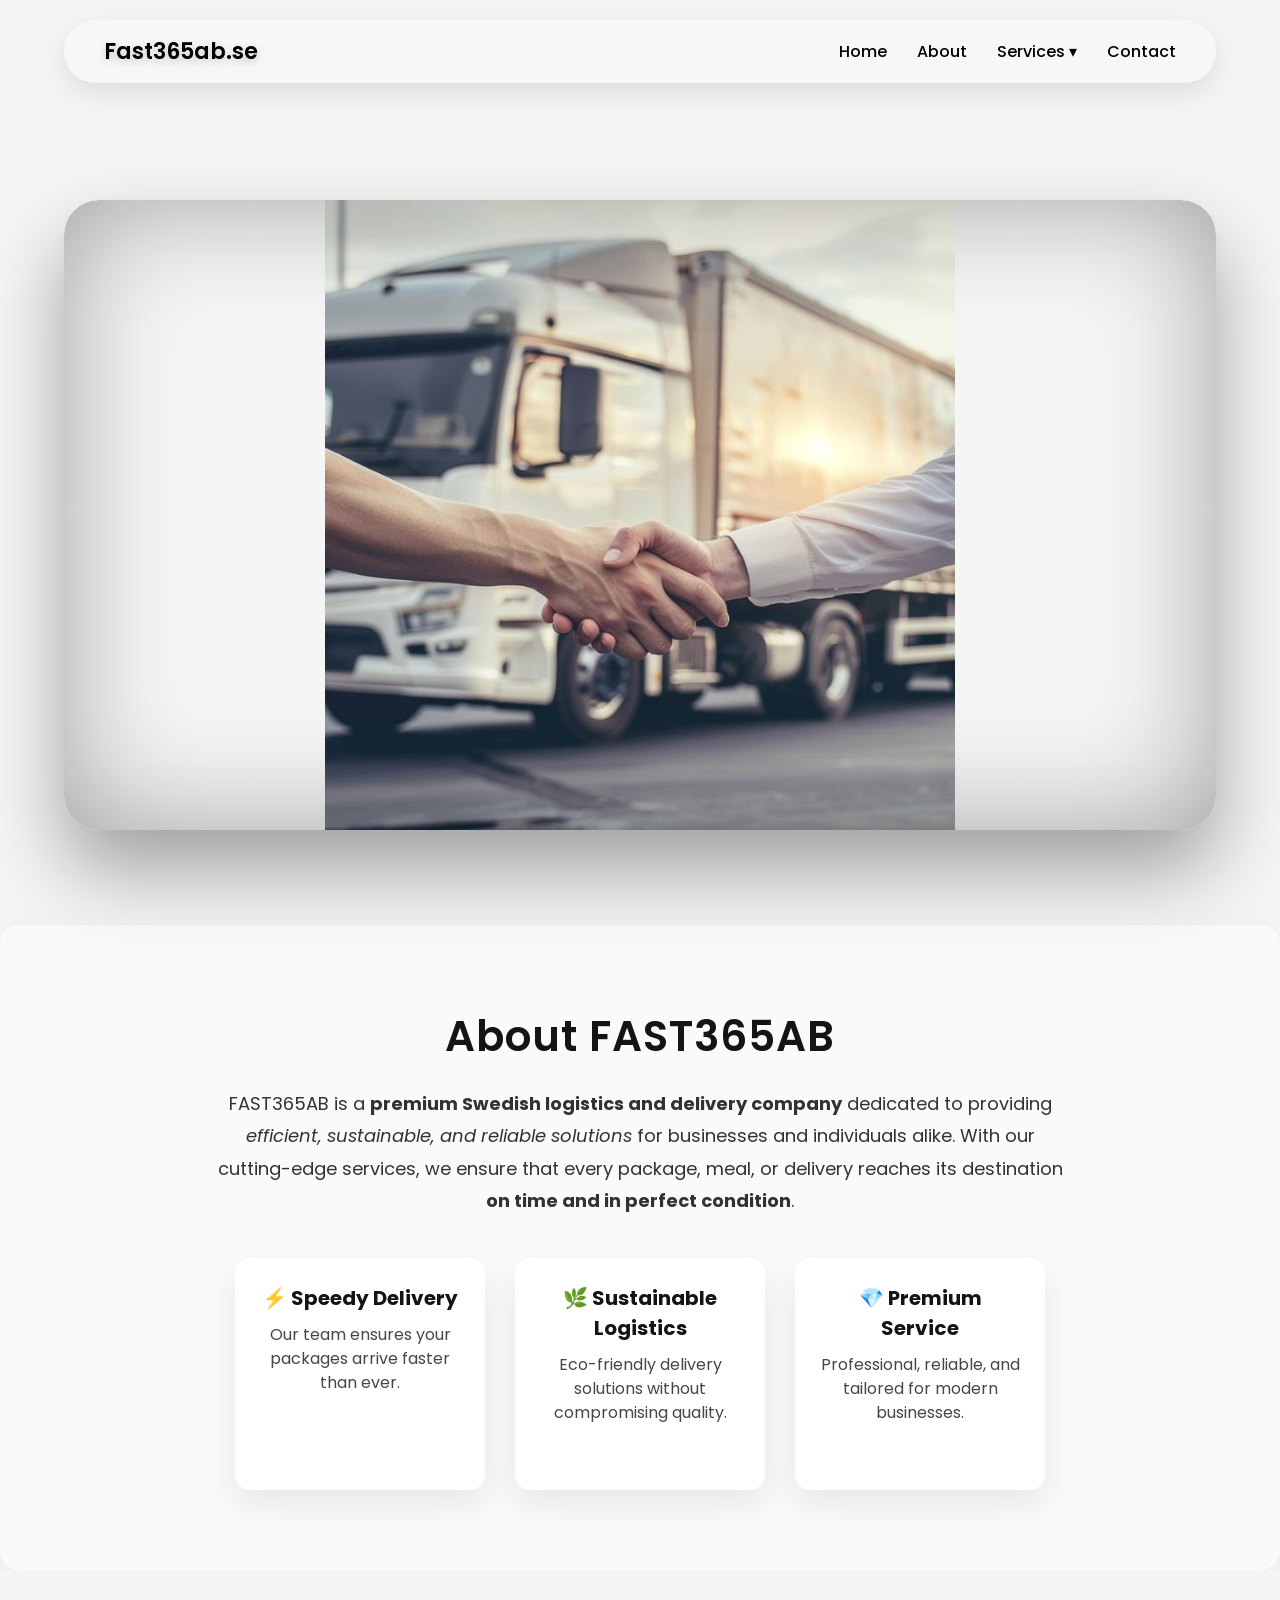
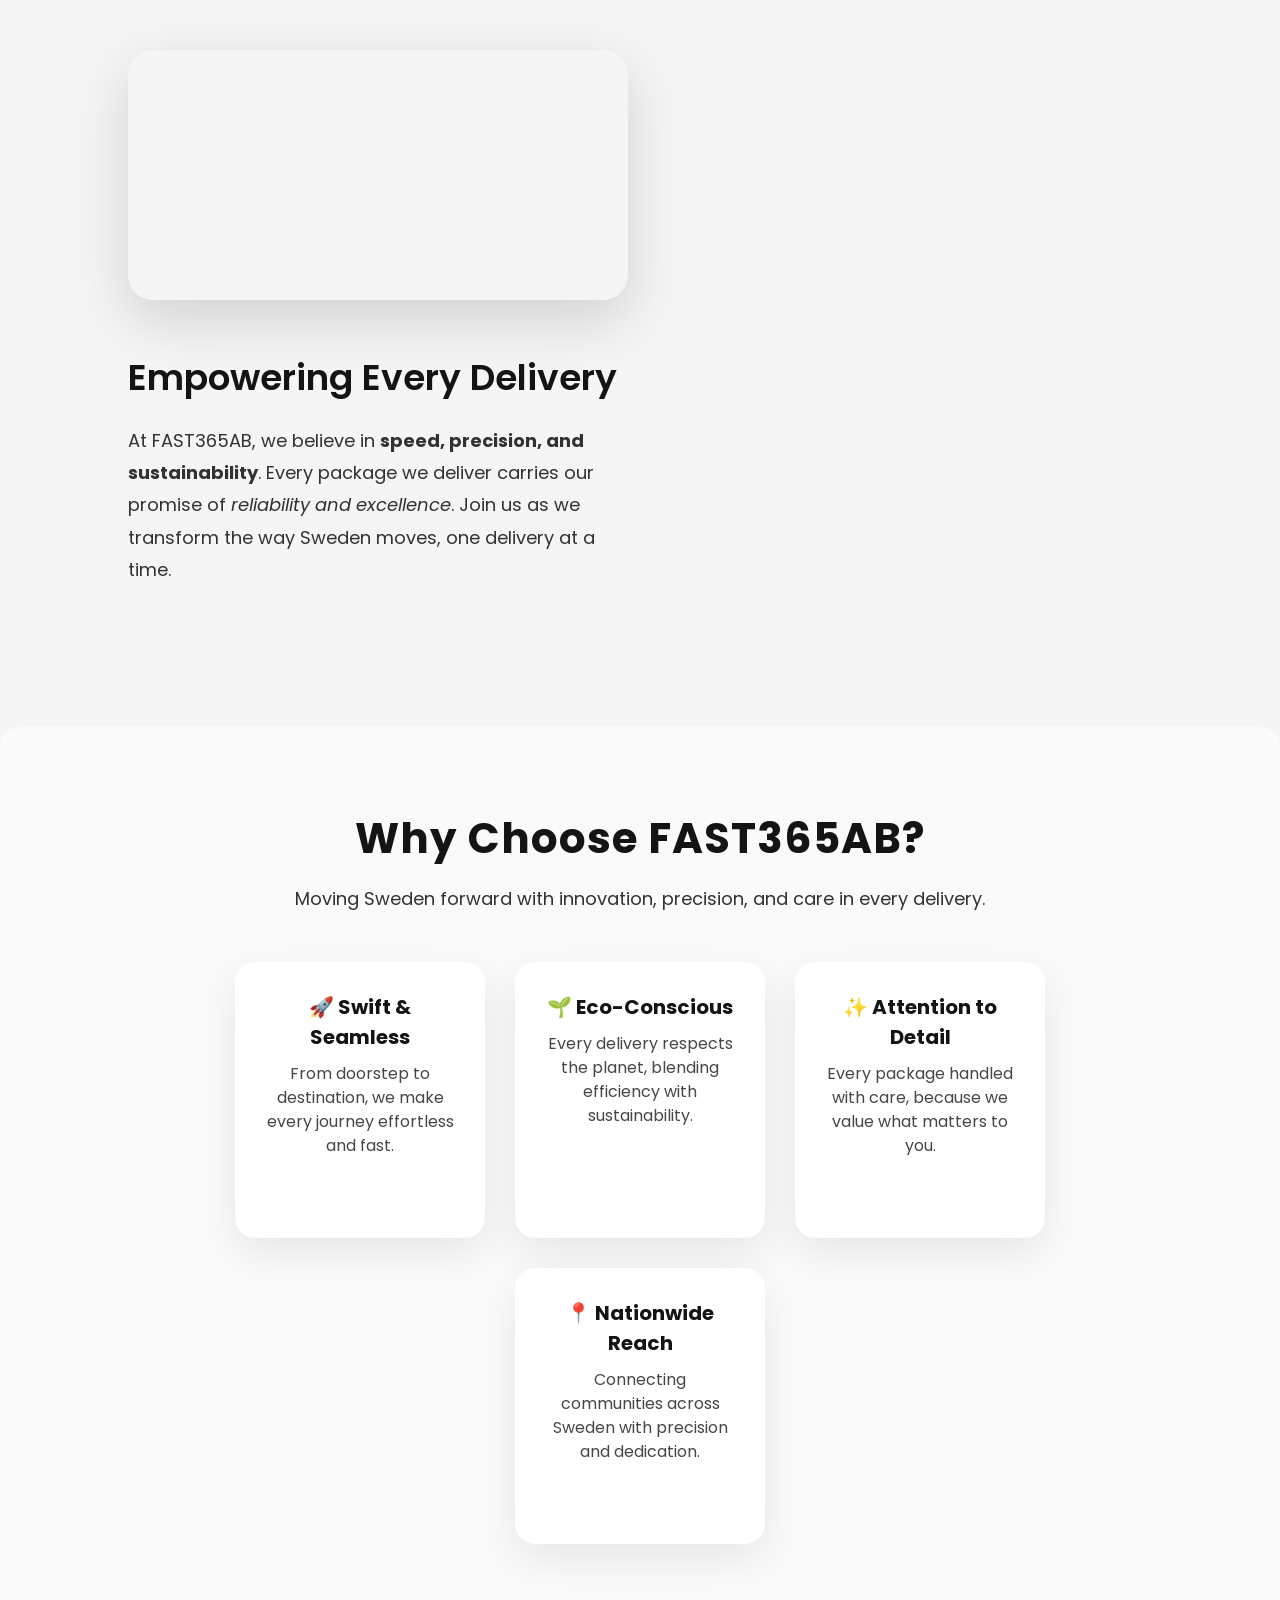
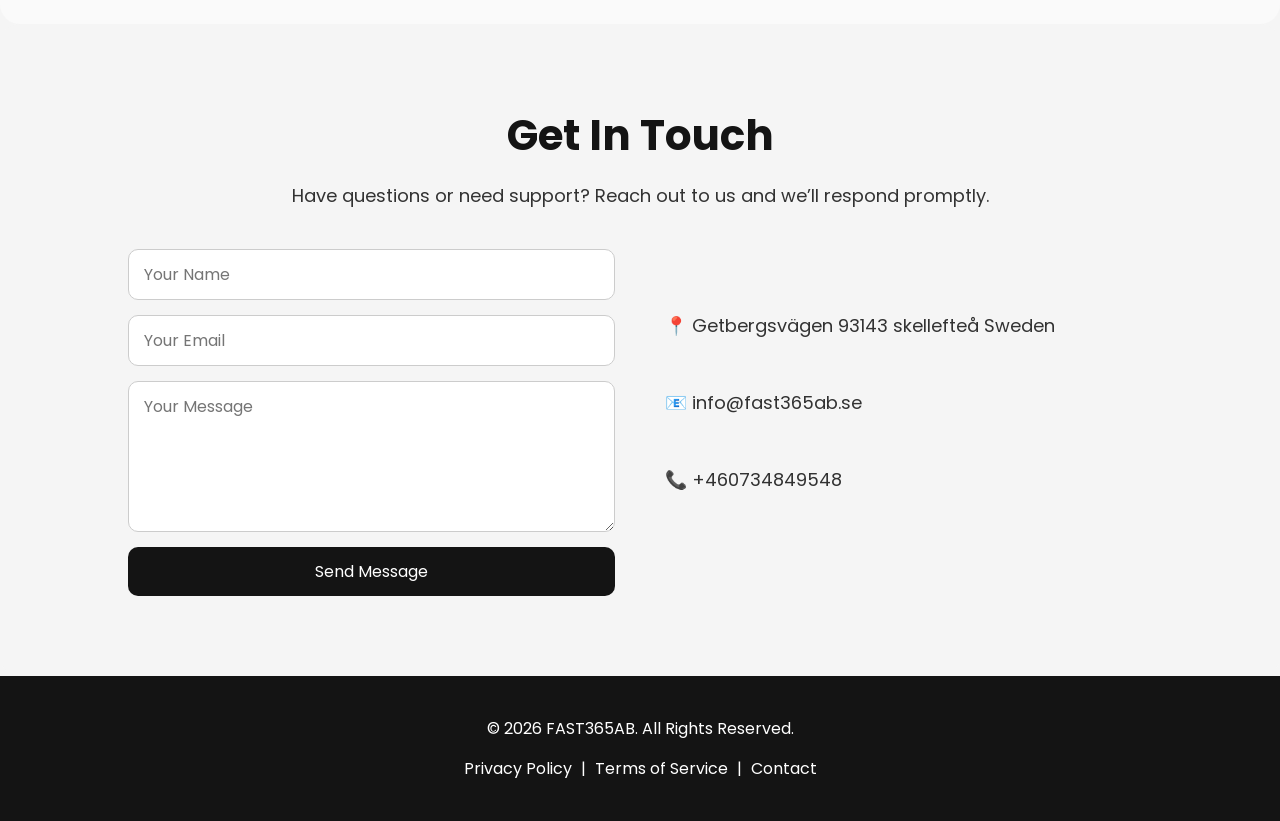
<file: index.html>
<!DOCTYPE html>
<html lang="en">
<head>
<meta charset="UTF-8">
    <meta name="google-site-verification" content="iHBzk5FhC0KnsP0qGnaLLuJwYqeQt7WL-8H3YLrUL7Q" />
<meta name="viewport" content="width=device-width, initial-scale=1.0">
<title>Fast365ab</title>
<link rel="stylesheet" href="style.css">

<link href="https://fonts.googleapis.com/css2?family=Poppins:wght@300;400;600&display=swap" rel="stylesheet">
</head>

<body>

<header>

<nav class="navbar">

<div class="logo">
Fast365ab.se
</div>

<ul class="nav-links">

<li><a href="#">Home</a></li>

<li><a href="#">About</a></li>

<li class="dropdown">

<a href="#">Services ▾</a>

<ul class="dropdown-menu">
<li><a href="logistic.html">Logistics</a></li>
<li><a href="package.html">Packages Delivery</a></li>
<li><a href="food.html">Food Delivery</a></li>
<li><a href="cleaning.html">Cleaning</a></li>
</ul>

</li>

<li><a href="contact.html">Contact</a></li>

</ul>

<div class="menu-toggle">
☰
</div>

</nav>

</header>

<section class="hero">

    <div class="hero-slider">
    
    <div class="slide active">
    <img src="hand shake.jpeg" alt="">
    </div>
    
    <div class="slide">
    <img src="motorcyle.jpeg" alt="">
    </div>
    
    <div class="slide">
    <img src="logistics imp.jpeg" alt="">
    </div>
    
    </div>
    
    </section>



    <section class="about">
        <div class="about-container">
          <h2>About FAST365AB</h2>
          <p>
            FAST365AB is a <strong>premium Swedish logistics and delivery company</strong> dedicated to 
            providing <em>efficient, sustainable, and reliable solutions</em> for businesses and individuals alike. 
            With our cutting-edge services, we ensure that every package, meal, or delivery reaches its destination 
            <strong>on time and in perfect condition</strong>.
          </p>
          <div class="about-features">
            <div class="feature">
              <h3>⚡ Speedy Delivery</h3>
              <p>Our team ensures your packages arrive faster than ever.</p>
            </div>
            <div class="feature">
              <h3>🌿 Sustainable Logistics</h3>
              <p>Eco-friendly delivery solutions without compromising quality.</p>
            </div>
            <div class="feature">
              <h3>💎 Premium Service</h3>
              <p>Professional, reliable, and tailored for modern businesses.</p>
            </div>
          </div>
        </div>
      </section>

      <section class="video-inspire">
        <div class="video-container fade-left">
          <video id="promoVideo" src="Storyboard 2.mp4" autoplay loop  muted></video>
        </div>
        <div class="text-container fade-right">
          <h2>Empowering Every Delivery</h2>
          <p>
            At FAST365AB, we believe in <strong>speed, precision, and sustainability</strong>.  
            Every package we deliver carries our promise of <em>reliability and excellence</em>.  
            Join us as we transform the way Sweden moves, one delivery at a time.
          </p>
        </div>
      </section>

      


      <section class="why-trust">
        <h2 class="fade-up">Why Choose FAST365AB?</h2>
        <p class="fade-up">Moving Sweden forward with innovation, precision, and care in every delivery.</p>
        
        <div class="trust-features">
          <div class="trust-card fade-up">
            <h3>🚀 Swift & Seamless</h3>
            <p>From doorstep to destination, we make every journey effortless and fast.</p>
          </div>
          <div class="trust-card fade-up">
            <h3>🌱 Eco-Conscious</h3>
            <p>Every delivery respects the planet, blending efficiency with sustainability.</p>
          </div>
          <div class="trust-card fade-up">
            <h3>✨ Attention to Detail</h3>
            <p>Every package handled with care, because we value what matters to you.</p>
          </div>
          <div class="trust-card fade-up">
            <h3>📍 Nationwide Reach</h3>
            <p>Connecting communities across Sweden with precision and dedication.</p>
          </div>
        </div>
      </section>




      <section class="contact">
        <h2 class="fade-up">Get In Touch</h2>
        <p class="fade-up">Have questions or need support? Reach out to us and we’ll respond promptly.</p>
      
        <div class="contact-container fade-up">
            <form class="contact-form" action="https://formspree.io/f/mzdjgezp" method="POST">
              <input type="text" name="name" placeholder="Your Name" required>
              <input type="email" name="email" placeholder="Your Email" required>
              <textarea name="message" rows="5" placeholder="Your Message" required></textarea>
              <button type="submit">Send Message</button>
            </form>
            
<!-- This card will appear after form submission -->
<div id="thankYouCard" class="thank-card">
    <p>Thanks! Our team will contact you soon.</p>
  </div>


          
          <div class="contact-info">
            <p>📍  Getbergsvägen 93143 skellefteå Sweden</p>
            <p>📧 info@fast365ab.se</p>
            <p>📞 +460734849548 </p>
          </div>
        </div>
      </section>


      <footer class="footer">
        <div class="footer-container">
          <p>© 2026 FAST365AB. All Rights Reserved.</p>
          <div class="footer-links">
            <a href="#">Privacy Policy</a> | 
            <a href="#">Terms of Service</a> | 
            <a href="#">Contact</a>
          </div>
        </div>
      </footer>

<script src="script.js"></script>

</body>
</html>
</file>
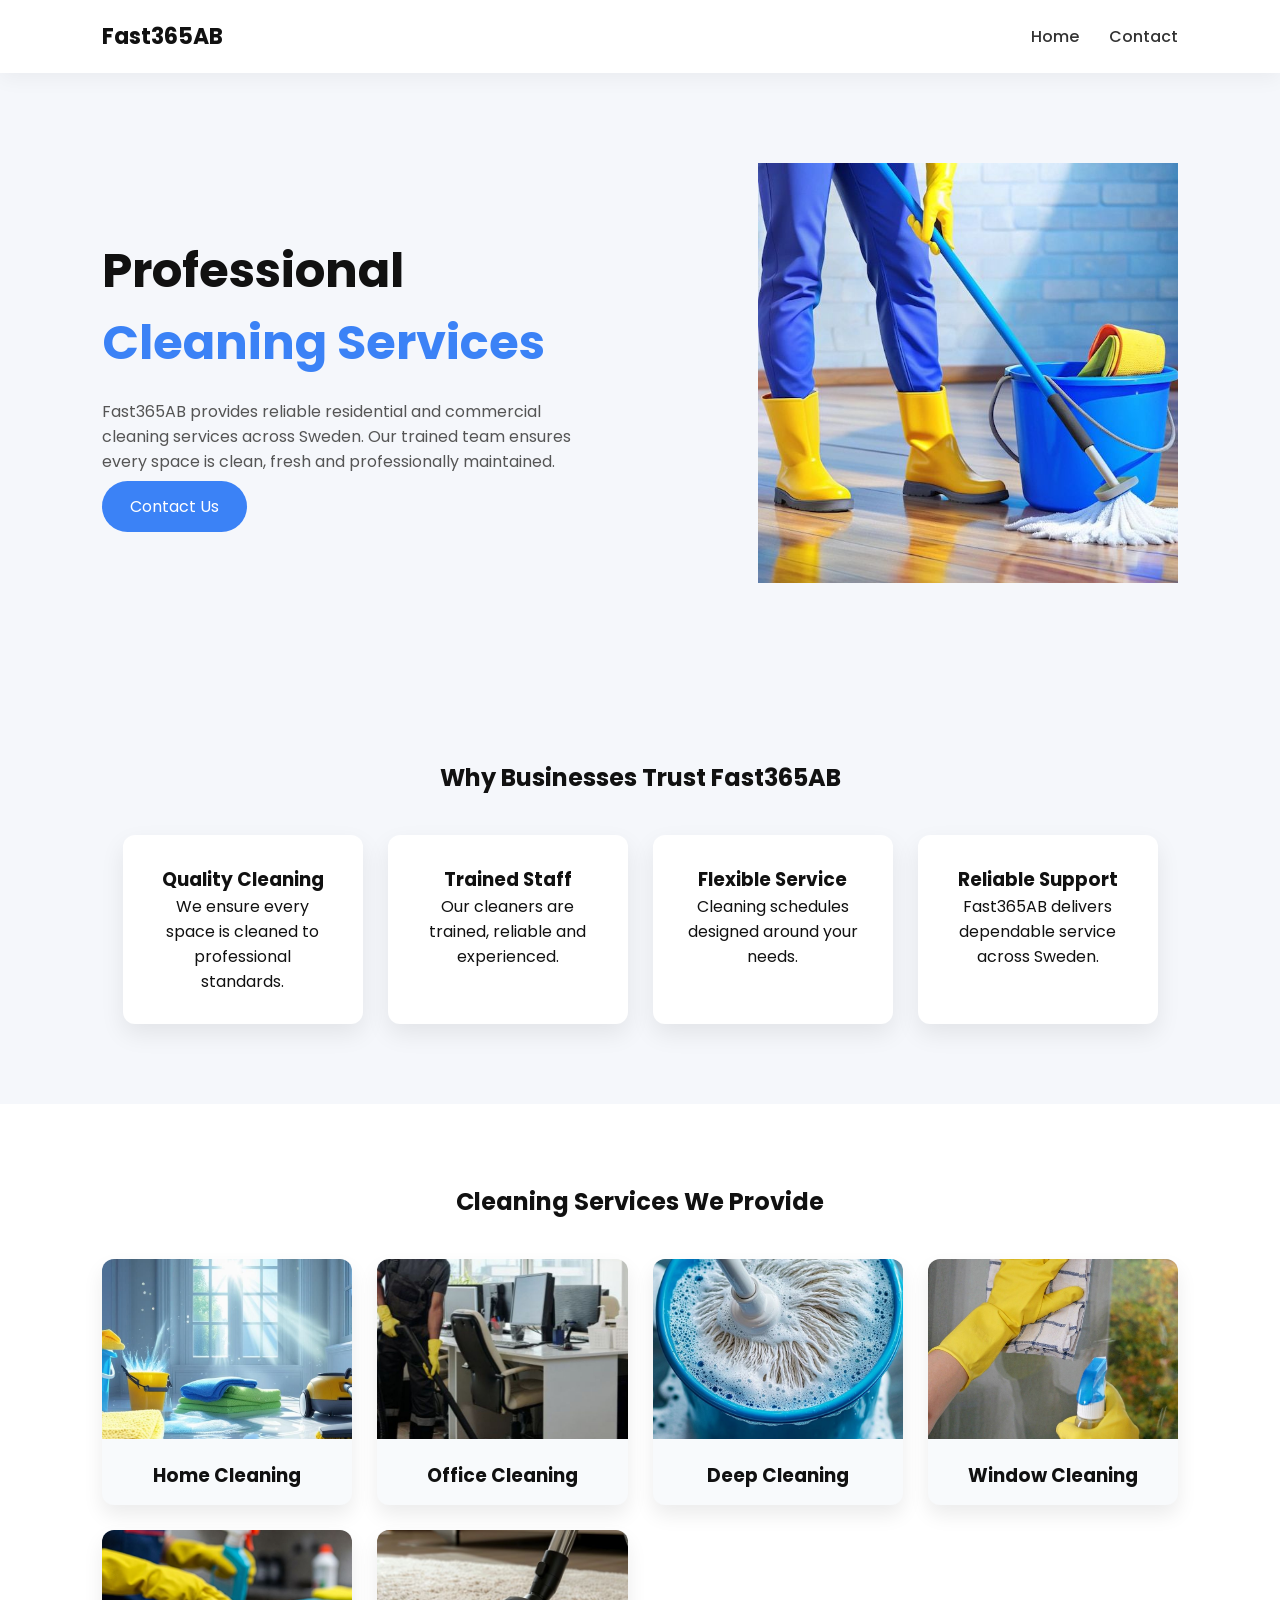
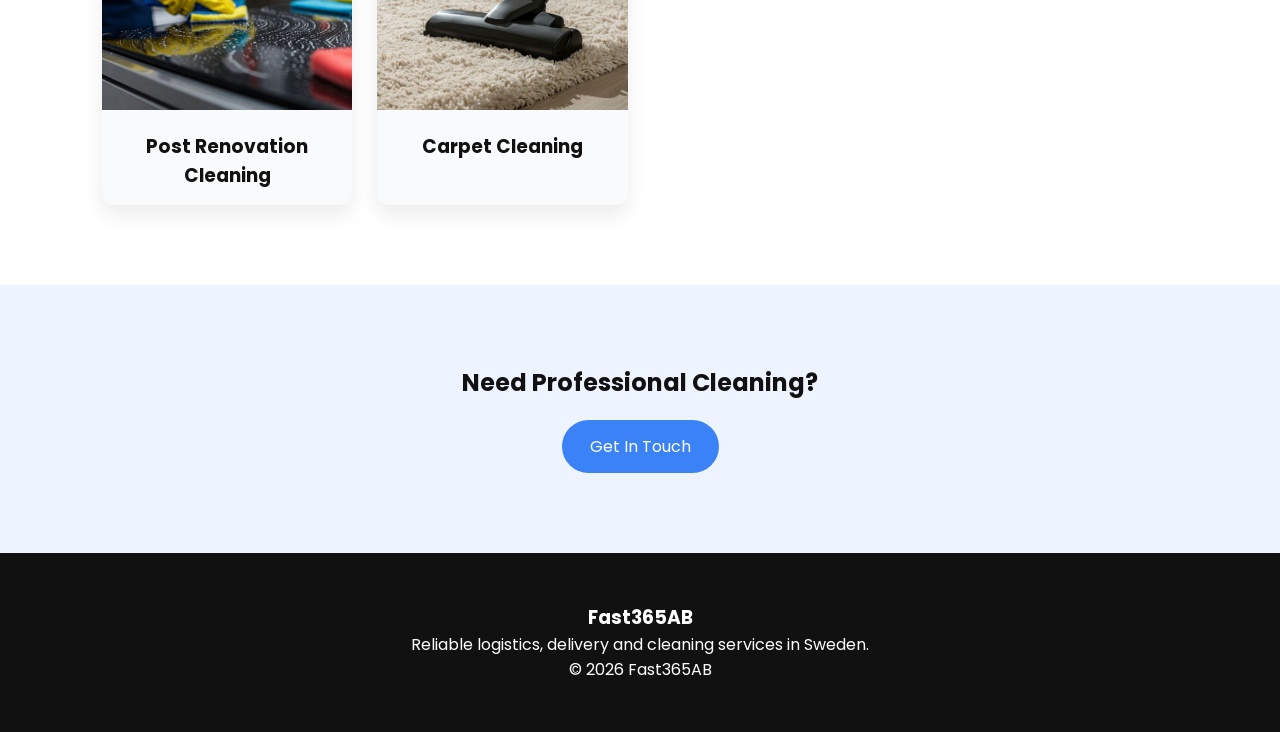
<file: cleaning.html>
<!DOCTYPE html>
<html lang="en">

<head>

<meta charset="UTF-8">
<meta name="viewport" content="width=device-width, initial-scale=1.0">

<title>Cleaning Services | Fast365AB</title>

<link rel="stylesheet" href="cleaning.css">

<link href="https://fonts.googleapis.com/css2?family=Poppins:wght@300;400;500;600;700&display=swap" rel="stylesheet">

</head>


<body>


<!-- NAVBAR -->

<nav class="navbar">

<div class="logo">Fast365AB</div>

<div class="menu-btn" id="menuBtn">☰</div>

<div class="nav-links" id="navLinks">

<a href="index.html">Home</a>
<a href="contact.html">Contact</a>

</div>

</nav>



<!-- HERO -->

<section class="hero">

<div class="hero-container">

<div class="hero-text">

<h1>Professional <span>Cleaning Services</span></h1>

<p>
Fast365AB provides reliable residential and commercial cleaning
services across Sweden. Our trained team ensures every space is
clean, fresh and professionally maintained.
</p>

<a href="contact.html" class="hero-btn">Contact Us</a>

</div>


<div class="hero-image">

<img src="clean.jpg">

</div>

</div>

</section>



<!-- WHY CHOOSE US -->

<section class="why">

<h2>Why Businesses Trust Fast365AB</h2>

<div class="why-container">

<div class="why-card">
<h3>Quality Cleaning</h3>
<p>We ensure every space is cleaned to professional standards.</p>
</div>

<div class="why-card">
<h3>Trained Staff</h3>
<p>Our cleaners are trained, reliable and experienced.</p>
</div>

<div class="why-card">
<h3>Flexible Service</h3>
<p>Cleaning schedules designed around your needs.</p>
</div>

<div class="why-card">
<h3>Reliable Support</h3>
<p>Fast365AB delivers dependable service across Sweden.</p>
</div>

</div>

</section>



<!-- SERVICES -->

<section class="services">

<h2>Cleaning Services We Provide</h2>

<div class="service-grid">

<div class="service-card">
<img src="home.jpg">
<h3>Home Cleaning</h3>
</div>

<div class="service-card">
<img src="office.jpg">
<h3>Office Cleaning</h3>
</div>

<div class="service-card">
<img src="deep.jpg">
<h3>Deep Cleaning</h3>
</div>

<div class="service-card">
<img src="clean2.jpg">
<h3>Window Cleaning</h3>
</div>

<div class="service-card">
<img src="Tired of spending your weekends cleaning_ Let us do the dirty work!_Our professional house cleaning services are here to give you back your time and peace of mind_ Whether you need a one-time deep clean or regular upkeep, we'.jpg">
<h3>Post Renovation Cleaning</h3>
</div>

<div class="service-card">
<img src="carpet.jpg">
<h3>Carpet Cleaning</h3>
</div>

</div>

</section>






<!-- CTA -->

<section class="cta">

<h2>Need Professional Cleaning?</h2>

<a href="contact.html">Get In Touch</a>

</section>



<!-- FOOTER -->

<footer>

<h3>Fast365AB</h3>

<p>Reliable logistics, delivery and cleaning services in Sweden.</p>

<p>© 2026 Fast365AB</p>

</footer>


<script src="cleaning.js"></script>

</body>
</html>
</file>
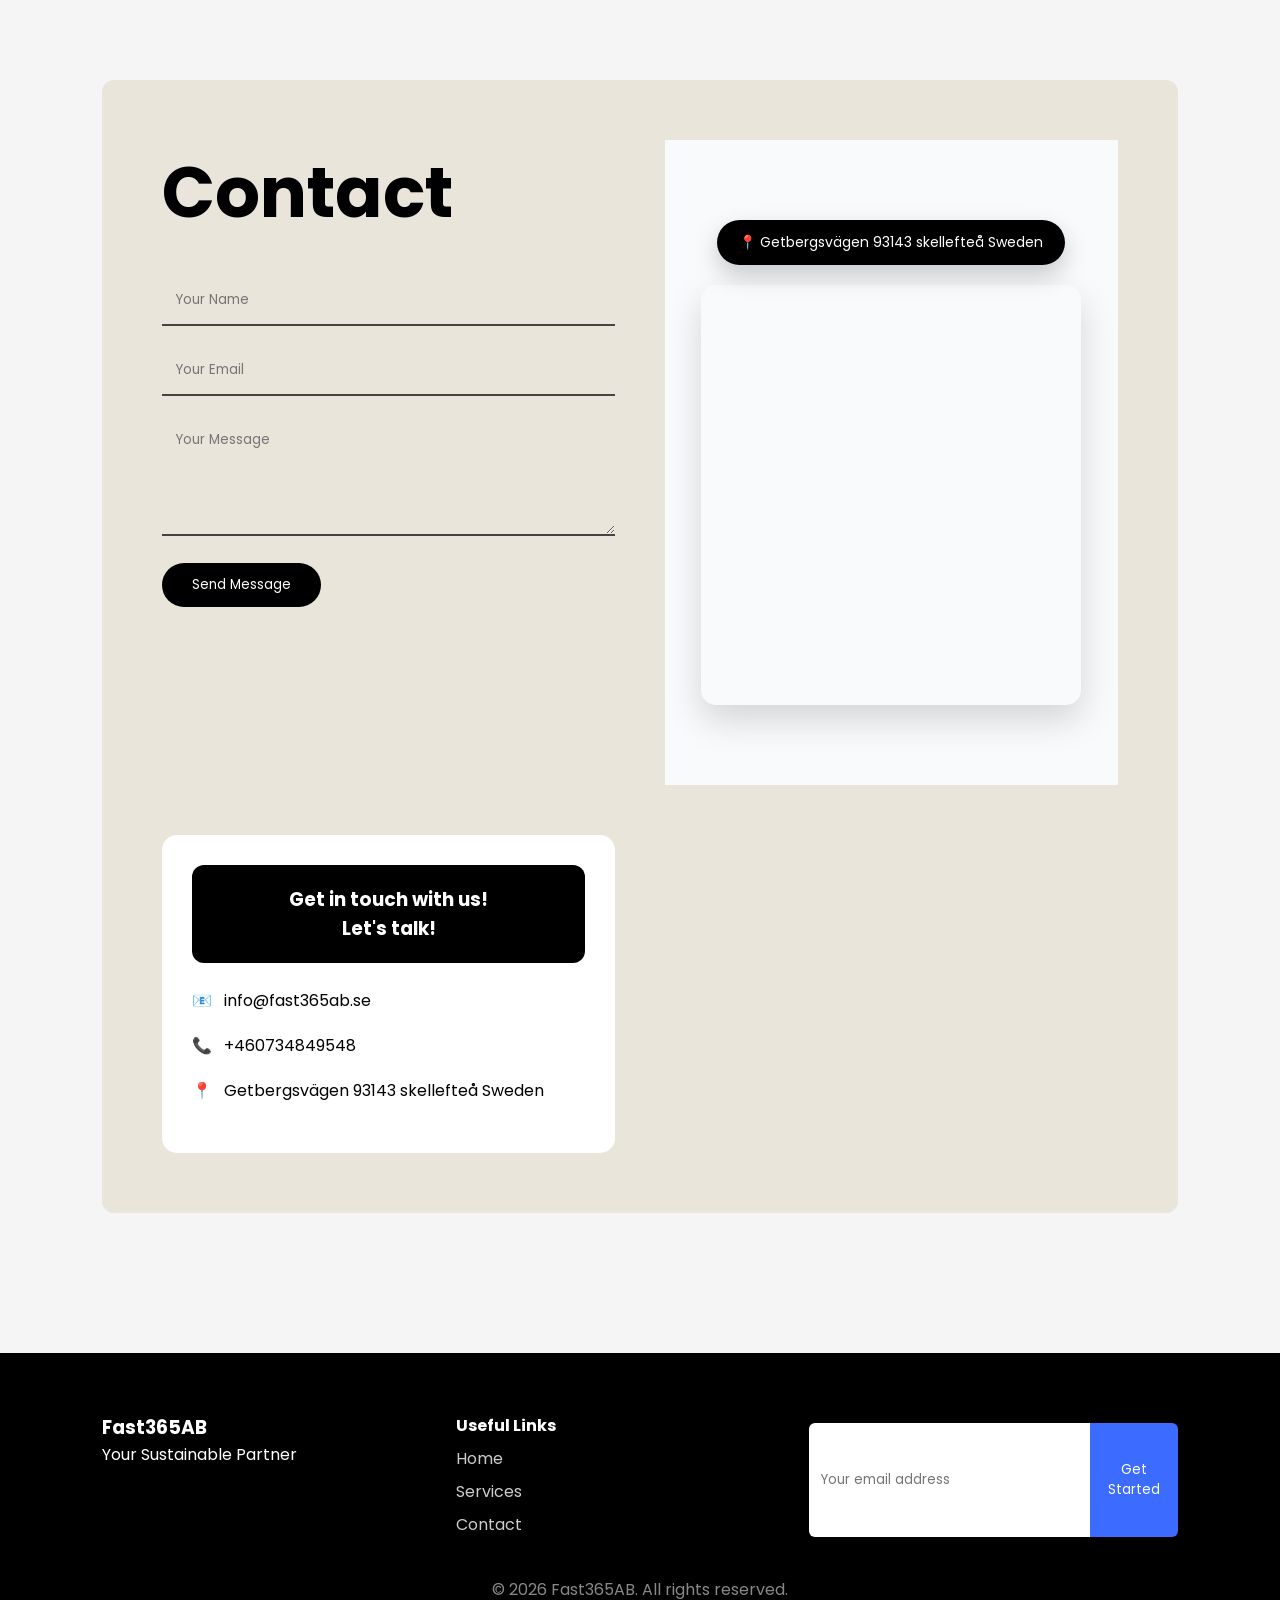
<file: contact.html>
<!DOCTYPE html>
<html lang="en">

<head>

<meta charset="UTF-8">
<meta name="viewport" content="width=device-width, initial-scale=1.0">

<title>Contact - Fast365AB</title>

<link rel="stylesheet" href="contact.css">

<link href="https://fonts.googleapis.com/css2?family=Poppins:wght@300;400;500;600;700&display=swap" rel="stylesheet">

</head>

<body>

<section class="contact-page">

<div class="contact-container">

<div class="contact-form">

<h1>Contact</h1>
<form id="contactForm" action="https://formspree.io/f/mzdjgezp" method="POST">

    <input type="text" name="name" placeholder="Your Name" required>
    
    <input type="email" name="email" placeholder="Your Email" required>
    
    <textarea name="message" placeholder="Your Message" required></textarea>
    
    <button type="submit">Send Message</button>
    
    </form>
    
    </div>
<!-- SUCCESS POPUP -->

<div class="popup" id="successPopup">

    <div class="popup-card">
    
    <div class="tick">✓</div>
    
    <h3>Thank You!</h3>
    
    <p>Our team will contact you soon.</p>
    
    <button onclick="closePopup()">Close</button>
    
    </div>
    
    </div>    

<section class="map-section">

    <div class="address-card">
    📍 Getbergsvägen 93143 skellefteå Sweden
    </div>
    
    <div class="map-container">
    
    <iframe
    src="https://maps.google.com/maps?q=Gatbergsvagen%20Skelleftea%20Sweden&t=&z=13&ie=UTF8&iwloc=&output=embed"
    loading="lazy">
    </iframe>
    
    </div>
    
    </section>


<div class="contact-info">

<div class="info-box">

<h3>Get in touch with us!<br>Let's talk!</h3>

</div>

<div class="info-item">
<span>📧</span>
<p> info@fast365ab.se</p>
</div>

<div class="info-item">
<span>📞</span>
<p>+460734849548</p>
</div>

<div class="info-item">
<span>📍</span>
<p>  Getbergsvägen 93143 skellefteå Sweden </p>
</div>

</div>

</div>

</section>


<footer>

<div class="footer-container">

<div>
<h3>Fast365AB</h3>
<p>Your Sustainable Partner</p>
</div>

<div class="footer-links">

<h4>Useful Links</h4>

<a href="#">Home</a>
<a href="#">Services</a>
<a href="#">Contact</a>

</div>

<form id="subscribeForm" class="subscribe-form">

    <input 
    type="email" 
    id="subscriberEmail" 
    placeholder="Your email address" 
    required
    >
    
    <button type="submit">Get Started</button>
    
    </form>
    
    <p id="subscribeMsg" class="subscribe-msg">
    Thanks for subscribing!
    </p>

</div>

</div>

<p class="copyright">
© 2026 Fast365AB. All rights reserved.
</p>

</footer>

</body>
</html>
</file>
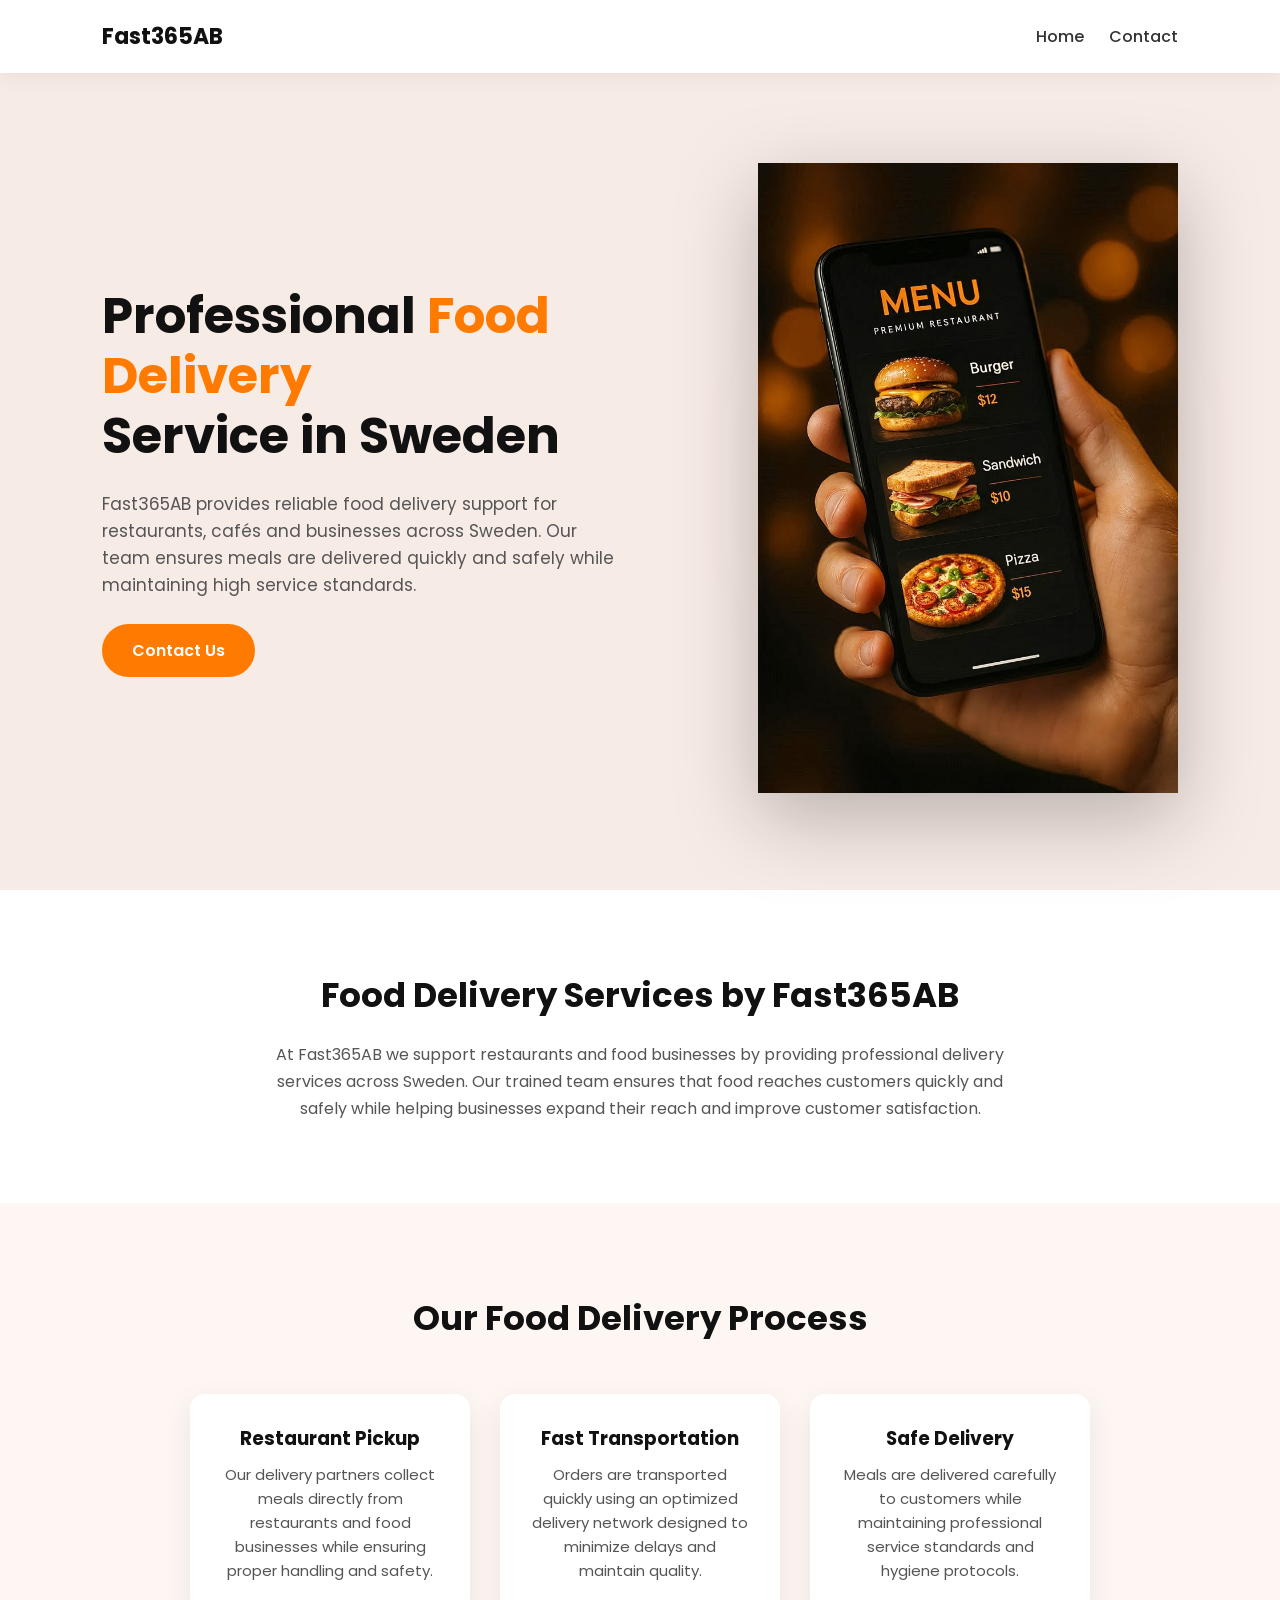
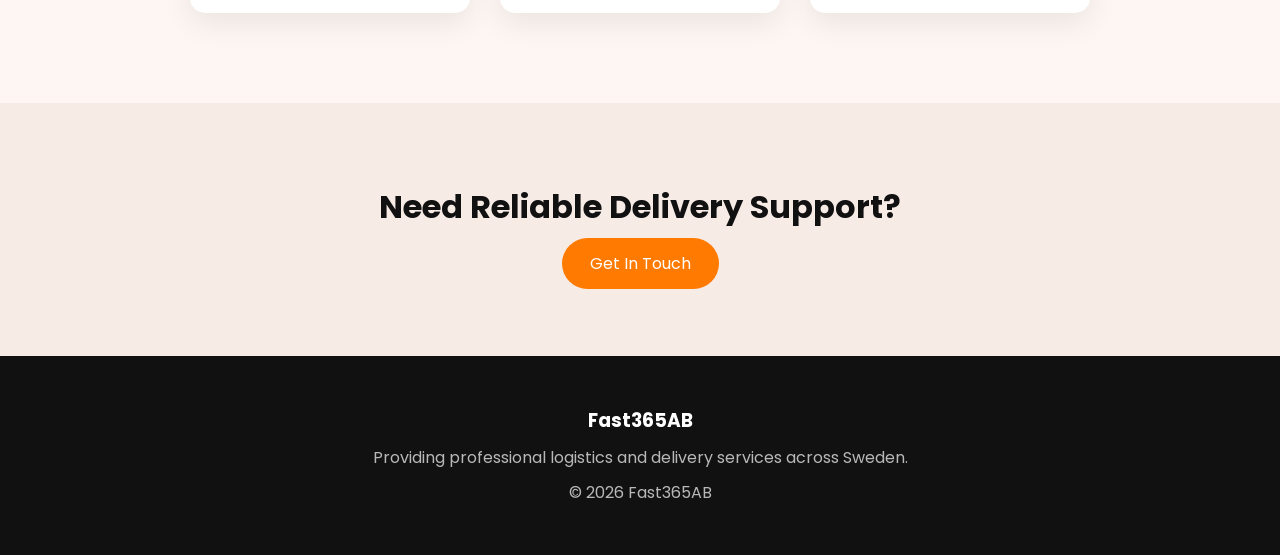
<file: food.html>
<!DOCTYPE html>
<html lang="en">

<head>

<meta charset="UTF-8">
<meta name="viewport" content="width=device-width, initial-scale=1.0">

<title>Food Delivery | Fast365AB</title>

<link rel="stylesheet" href="food.css">

<link href="https://fonts.googleapis.com/css2?family=Poppins:wght@300;400;500;600;700&display=swap" rel="stylesheet">

</head>


<body>


<!-- NAVBAR -->

<nav class="navbar">

<div class="logo">Fast365AB</div>

<div class="menu-btn" id="menuBtn">☰</div>

<div class="nav-links" id="navLinks">

<a href="index.html">Home</a>
<a href="contact.html">Contact</a>

</div>

</nav>



<!-- HERO -->

<section class="food-hero">

<div class="hero-container">

<div class="hero-text">

<h1>
Professional <span>Food Delivery</span><br>
Service in Sweden
</h1>

<p>
Fast365AB provides reliable food delivery support for restaurants,
cafés and businesses across Sweden. Our team ensures meals are
delivered quickly and safely while maintaining high service standards.
</p>

<a href="contact.html" class="hero-btn">Contact Us</a>

</div>


<div class="hero-image">

<img src="menu.jpg" alt="Food Delivery">

</div>

</div>

</section>



<!-- INFO SECTION -->

<section class="info">

<h2>Food Delivery Services by Fast365AB</h2>

<p>
At Fast365AB we support restaurants and food businesses by providing
professional delivery services across Sweden. Our trained team ensures
that food reaches customers quickly and safely while helping businesses
expand their reach and improve customer satisfaction.
</p>

</section>

<section class="process">

    <h2>Our Food Delivery Process</h2>
    
    <div class="process-container">
    
    <div class="process-card">
    <h3>Restaurant Pickup</h3>
    <p>
    Our delivery partners collect meals directly from restaurants
    and food businesses while ensuring proper handling and safety.
    </p>
    </div>
    
    <div class="process-card">
    <h3>Fast Transportation</h3>
    <p>
    Orders are transported quickly using an optimized delivery
    network designed to minimize delays and maintain quality.
    </p>
    </div>
    
    <div class="process-card">
    <h3>Safe Delivery</h3>
    <p>
    Meals are delivered carefully to customers while maintaining
    professional service standards and hygiene protocols.
    </p>
    </div>
    
    </div>
    
    </section>





<!-- CTA -->

<section class="cta">

<h2>Need Reliable Delivery Support?</h2>

<a href="contact.html">Get In Touch</a>

</section>



<!-- FOOTER -->

<footer>

<h3>Fast365AB</h3>

<p>
Providing professional logistics and delivery services across Sweden.
</p>

<p>© 2026 Fast365AB</p>

</footer>



<script src="script.js"></script>

</body>
</html>
</file>
<file: style.css>
*{
    margin:0;
    padding:0;
    box-sizing:border-box;
    font-family:Poppins;
    }
    
    body{
    background:rgb(245, 245, 245);
    color:black;
    }
    
    
    /* NAVBAR */
    
    .navbar{
    
    position:fixed;
    top:20px;
    left:50%;
    transform:translateX(-50%);
    
    width:90%;
    
    display:flex;
    justify-content:space-between;
    align-items:center;
    
    padding:15px 40px;
    
    background:rgba(255,255,255,0.2);
    backdrop-filter:blur(10px);
    
    border-radius:40px;
    
    box-shadow:0 10px 30px rgba(0,0,0,0.1);
    
    z-index:1000;
    
    }
    
    
    /* LOGO */
    
    .logo{
    
    font-size:22px;
    font-weight:600;
    
    text-shadow:0px 3px 10px rgba(0,0,0,0.2);
    
    }
    
    
    /* MENU */
    
    .nav-links{
    
    display:flex;
    list-style:none;
    gap:30px;
    
    }
    
    .nav-links a{
    
    text-decoration:none;
    color:black;
    font-weight:500;
    position:relative;
    
    }
    
    
    /* HOVER EFFECT */
    
    .nav-links a::after{
    
    content:"";
    position:absolute;
    bottom:-5px;
    left:0;
    width:0%;
    height:2px;
    background:black;
    transition:0.3s;
    
    }
    
    .nav-links a:hover::after{
    
    width:100%;
    
    }
    
    
    /* DROPDOWN */
    
    .dropdown-menu{
    
    display:none;
    position:absolute;
    background:white;
    margin-top:10px;
    padding:10px;
    border-radius:10px;
    
    box-shadow:0 10px 20px rgba(0,0,0,0.1);
    
    }
    
    .dropdown-menu li{
    
    list-style:none;
    padding:5px 10px;
    
    }
    
    .dropdown:hover .dropdown-menu{
    
    display:block;
    
    }
    
    
    /* HERO */
    
    .hero{
    
    height:100vh;
    
    display:flex;
    flex-direction:column;
    justify-content:center;
    align-items:center;
    text-align:center;
    
    }
    
    .hero h1{
    
    font-size:70px;
    
    letter-spacing:3px;
    
    animation:fadeUp 1s ease;
    
    }
    
    .hero p{
    
    margin-top:10px;
    font-size:20px;
    
    }
    
    
    .btn{
    
    margin-top:30px;
    
    padding:12px 35px;
    
    border:none;
    background:black;
    color:white;
    
    border-radius:30px;
    
    cursor:pointer;
    
    transition:0.3s;
    
    }
    
    .btn:hover{
    
    transform:scale(1.1);
    
    }
    
    
    /* SERVICES */
    
    .services{
    
    padding:100px 10%;
    
    text-align:center;
    
    }
    
    .service-container{
    
    margin-top:40px;
    
    display:grid;
    
    grid-template-columns:repeat(auto-fit,minmax(250px,1fr));
    
    gap:30px;
    
    }
    
    .card{
    
    padding:30px;
    
    border-radius:20px;
    
    background:white;
    
    box-shadow:0 10px 25px rgba(0,0,0,0.1);
    
    transition:0.4s;
    
    }
    
    .card:hover{
    
    transform:translateY(-10px);
    
    }
    
    
    .about{
        padding:80px 10%;
        text-align:center;
        background: rgb(250,250,250);
        border-radius:20px;
        box-shadow: 0 15px 50px rgba(0,0,0,0.05);
        margin-top: -40px; /* hero ke neeche tight fit */
        font-family: 'Poppins', sans-serif;
      }
      
      /* Main Heading */
      .about h2{
        font-size:42px;
        font-weight:600;
        color: rgb(20,20,20);
        margin-bottom:20px;
        letter-spacing:1px;
      }
      
      /* Paragraph */
      .about p{
        font-size:18px;
        line-height:1.8;
        color: rgb(50,50,50);
        max-width:850px;
        margin: 0 auto 40px auto;
        font-weight:400;
      }
      
      /* Features container */
      .about-features{
        display:flex;
        justify-content:center;
        flex-wrap:wrap;
        gap:30px;
        margin-top:30px;
      }
      
      /* Each feature box */
      .feature{
        background: white;
        border-radius:15px;
        padding:25px;
        width:250px;
        box-shadow: 0 15px 35px rgba(0,0,0,0.08);
        transition:0.3s;
      }
      
      .feature h3{
        font-size:20px;
        margin-bottom:10px;
        color: rgb(20,20,20);
      }
      
      .feature p{
        font-size:16px;
        color: rgb(70,70,70);
        line-height:1.5;
      }
      
      /* Hover effect for premium feel */
      .feature:hover{
        transform: translateY(-10px);
        box-shadow: 0 20px 50px rgba(0,0,0,0.12);
      }
      
      /* Mobile responsive */
      @media(max-width:768px){
        .about-features{
          flex-direction:column;
          gap:20px;
        }
      
        .feature{
          width:100%;
        }
      
        .about h2{
          font-size:32px;
        }
      
        .about p{
          font-size:16px;
        }
      }
/* Initial hidden state */
.fade-up{
    opacity:0;
    transform: translateY(40px);
    transition: all 1s ease-out;
  }
  
  /* When visible */
  .fade-up.show{
    opacity:1;
    transform: translateY(0);
  }


  .video-inspire{
    display:flex;
    align-items:center;
    justify-content:space-between;
    padding:80px 10%;
    gap:50px;
    flex-wrap:wrap;
    background: rgb(245,245,245);
    min-height:300px; /* ensures container visible */
    position:relative; /* for absolute children if any */
    overflow:visible;  /* make sure nothing hides */
  }
  
  
  .video-inspire video{
    width:500px;
    max-width:100%;
    border-radius:25px;
    box-shadow: 0 20px 60px rgba(0,0,0,0.15);
    transition: transform 0.6s ease, box-shadow 0.6s ease;
  }
  
  /* Hover / slight zoom for wow effect */
  .video-inspire video:hover{
    transform: scale(1.05);
    box-shadow: 0 25px 80px rgba(0,0,0,0.2);
  }
  .video-container video{
    display:block; /* prevent collapsing */
    width:500px;
    max-width:100%;
    border-radius:25px;
  }


  
  .text-container{
    max-width:500px;
  }
  
  .text-container h2{
    font-size:36px;
    margin-bottom:20px;
    color: rgb(20,20,20);
    font-weight:600;
  }
  
  .text-container p{
    font-size:18px;
    line-height:1.8;
    color: rgb(50,50,50);
  }
  
  /* Fade Animations */
  .fade-left, .fade-right{
    opacity:0;
    transform: translateX(50px);
    transition: all 1s ease-out;
  }
  
  .fade-left.show{
    opacity:1;
    transform: translateX(0);
  }
  
  .fade-right{
    transform: translateX(-50px);
  }
  
  .fade-right.show{
    opacity:1;
    transform: translateX(0);
  }
  
  /* Mobile */
  @media(max-width:768px){
    .video-inspire{
      flex-direction:column-reverse;
      padding:50px 5%;
      gap:30px;
    }
    .text-container, .video-container{
      max-width:100%;
    }
    .text-container h2{
      font-size:28px;
    }
    .text-container p{
      font-size:16px;
    }
  }


/* Section layout */
.why-trust{
    padding:80px 10%;
    text-align:center;
    background: rgb(250,250,250);
    border-radius:20px;
    margin-top:60px;
    font-family: 'Poppins', sans-serif;
  }
  
  /* Heading */
  .why-trust h2{
    font-size:42px;
    color: rgb(20,20,20);
    margin-bottom:15px;
    letter-spacing:1px;
  }
  
  /* Subtitle */
  .why-trust p{
    font-size:18px;
    color: rgb(50,50,50);
    margin-bottom:50px;
  }
  
  /* Cards container */
  .trust-features{
    display:flex;
    flex-wrap:wrap;
    justify-content:center;
    gap:30px;
  }
  
  /* Individual card */
  .trust-card{
    background:white;
    border-radius:20px;
    padding:30px;
    width:250px;
    box-shadow: 0 15px 40px rgba(0,0,0,0.08);
    transition: transform 0.3s ease, box-shadow 0.3s ease;
    cursor:default;
  }
  
  .trust-card:hover{
    transform: translateY(-10px);
    box-shadow: 0 25px 60px rgba(0,0,0,0.12);
  }
  
  /* Card heading */
  .trust-card h3{
    font-size:20px;
    margin-bottom:10px;
    color: rgb(20,20,20);
  }
  
  /* Card paragraph */
  .trust-card p{
    font-size:16px;
    color: rgb(70,70,70);
    line-height:1.5;
  }
  
  /* Fade-up animation */
  .fade-up{
    opacity:0;
    transform: translateY(40px);
    transition: all 1s ease-out;
  }
  
  .fade-up.show{
    opacity:1;
    transform: translateY(0);
  }
  
  /* Mobile responsiveness */
  @media(max-width:768px){
    .trust-features{
      flex-direction:column;
      gap:20px;
    }
    .trust-card{
      width:100%;
    }
    .why-trust h2{
      font-size:32px;
    }
    .why-trust p{
      font-size:16px;
    }
  }







  .contact{
    padding:80px 10%;
    background: rgb(245,245,245);
    text-align:center;
    border-radius:20px;
  }
  
  .contact h2{
    font-size:42px;
    color: rgb(20,20,20);
    margin-bottom:15px;
  }
  
  .contact p{
    font-size:18px;
    color: rgb(50,50,50);
    margin-bottom:40px;
  }
  
  .contact-container{
    display:flex;
    justify-content:space-between;
    flex-wrap:wrap;
    gap:50px;
  }
  
  .contact-form{
    flex:1;
    min-width:300px;
    display:flex;
    flex-direction:column;
    gap:15px;
  }
  
  .contact-form input,
  .contact-form textarea{
    padding:12px 15px;
    border-radius:10px;
    border:1px solid #ccc;
    font-size:16px;
  }
  
  .contact-form button{
    padding:12px;
    border:none;
    border-radius:10px;
    background: rgb(20,20,20);
    color:white;
    font-size:16px;
    cursor:pointer;
    transition:0.3s;
  }
  
  .contact-form button:hover{
    background: rgb(50,50,50);
  }
  
  .contact-info{
    flex:1;
    min-width:250px;
    text-align:left;
    font-size:16px;
    color: rgb(50,50,50);
    display:flex;
    flex-direction:column;
    justify-content:center;
    gap:10px;
    min-height:100%;   
  }
  
  /* Fade animation */
  .fade-up{
    opacity:0;
    transform: translateY(40px);
    transition: all 1s ease-out;
  }
  .fade-up.show{
    opacity:1;
    transform: translateY(0);
  }
  
  /* Mobile */
  @media(max-width:768px){
    .contact-container{
      flex-direction:column;
      gap:30px;
    }
    .contact h2{
      font-size:32px;
    }
    .contact p{
      font-size:16px;
    }
  }
    
    /* MOBILE */
    
    .menu-toggle{
    
    display:none;
    font-size:25px;
    cursor:pointer;
    
    }
    
    
    @media(max-width:768px){
    
    .nav-links{
    
    position:absolute;
    top:80px;
    right:0;
    
    background:white;
    
    flex-direction:column;
    
    width:200px;
    
    padding:20px;
    
    display:none;
    
    }
    
    .nav-links.active{
    
    display:flex;
    
    }
    
    .menu-toggle{
    
    display:block;
    
    }
    
    }


/* Hidden by default */
.thank-card{
    position: fixed;
    top: 50%;
    left: 50%;
    transform: translate(-50%, -50%) scale(0);
    background: linear-gradient(145deg, #fffcf5, #ffe5d4);
    color: rgb(20,20,20);
    padding: 25px 40px;
    border-radius: 20px;
    box-shadow: 0 0 30px rgba(255,200,0,0.8), 0 0 60px rgba(255,150,0,0.6);
    font-size: 20px;
    text-align: center;
    z-index: 9999;
    transition: transform 0.5s ease, opacity 0.5s ease;
    opacity:0;
  }
  
  /* Show card */
  .thank-card.show{
    transform: translate(-50%, -50%) scale(1);
    opacity:1;
    animation: glowPulse 1.5s ease-in-out infinite alternate;
  }
  
  /* Glow animation */
  @keyframes glowPulse{
    0% { box-shadow: 0 0 20px rgba(255,200,0,0.6), 0 0 40px rgba(255,150,0,0.4); }
    100% { box-shadow: 0 0 35px rgba(255,220,0,0.9), 0 0 70px rgba(255,180,0,0.7); }
  }






    
    .footer{
        padding:40px 10%;
        background: rgb(20,20,20);
        color:white;
        text-align:center;
      }
      
      .footer-container p{
        margin-bottom:15px;
        font-size:16px;
      }
      
      .footer-links a{
        color:white;
        text-decoration:none;
        margin:0 5px;
        font-size:16px;
        transition:0.3s;
      }
      
      .footer-links a:hover{
        color: rgb(200,200,200);
      }
      
      /* Mobile */
      @media(max-width:768px){
        .footer-container p, .footer-links a{
          font-size:14px;
        }
        .footer-links{
          display:flex;
          flex-direction:column;
          gap:5px;
        }
      }
  
       
    .hero{

        margin-top:65px; /* navbar ke neeche */
        
        display:flex;
        justify-content:center;
        
        }
        
        /* slider box */
        
        .hero-slider{
        
        width:90%;
        height:70vh;
        
        position:relative;
        overflow:hidden;
        
        /* curved corners */
        
        border-radius:35px;
        
        /* cinematic glow */
        
        box-shadow:
        0 40px 80px rgba(0,0,0,0.35),
        0 0 70px rgba(255,255,255,0.12);
        
        }
        
        /* slides */
        
        .slide{
        
        position:absolute;
        width:100%;
        height:100%;
        
        top:0;
        left:100%;
        opacity: 0;
        transition:1s ease;
        
        }
        
        .slide img{
        
        width:100%;
        height:100%;
        
        /* image clear */
        
        object-fit:contain;
        
        }
        
        /* active slide */
        
        .slide.active{
        
        left:0;
        opacity: 1;
        
        }
        
        /* previous slide */
        
        .slide.prev{
        
        left:-100%;
        
        }
        
        
        /* mobile responsive */
        
        @media(max-width:768px){
        
        .hero{
        
        margin-top:100px;
        
        }
        
        .hero-slider{
        
        width:94%;
        height:50vh;
        
        }
        
        }

        .hero-slider::after{

            content:"";
            position:absolute;
            inset:0;
            border-radius:35px;
            
            box-shadow: inset 0 0 120px rgba(0,0,0,0.35);
            
            }
</file>
<file: cleaning.css>
*{
    margin:0;
    padding:0;
    box-sizing:border-box;
    font-family:'Poppins',sans-serif;
    }
    
    body{
    background:#f5f7fb;
    color:#111;
    }
    
    
    /* NAVBAR */
    
    .navbar{
    display:flex;
    justify-content:space-between;
    align-items:center;
    padding:20px 8%;
    background:white;
    box-shadow:0 5px 20px rgba(0,0,0,0.05);
    position:sticky;
    top:0;
    z-index:1000;
    }
    
    .logo{
    font-weight:700;
    font-size:22px;
    }
    
    .nav-links{
    display:flex;
    gap:30px;
    }
    
    .nav-links a{
    text-decoration:none;
    color:#333;
    font-weight:500;
    }
    
    .menu-btn{
    display:none;
    font-size:26px;
    cursor:pointer;
    }
    
    
    /* HERO */
    
    .hero{
    padding:90px 8%;
    }
    
    .hero-container{
    display:flex;
    align-items:center;
    justify-content:space-between;
    gap:60px;
    flex-wrap:wrap;
    }
    
    .hero-text{
    max-width:500px;
    }
    
    .hero-text h1{
    font-size:48px;
    }
    
    .hero-text span{
    color:#3b82f6;
    }
    
    .hero-text p{
    margin:20px 0;
    color:#555;
    }
    
    .hero-btn{
    background:#3b82f6;
    color:white;
    padding:14px 28px;
    border-radius:30px;
    text-decoration:none;
    }
    
    .hero-image img{
    width:420px;
    max-width:100%;
    }
    
    
    
    /* WHY */
    
    .why{
    padding:80px 8%;
    text-align:center;
    }
    
    .why-container{
    display:flex;
    gap:25px;
    flex-wrap:wrap;
    justify-content:center;
    margin-top:40px;
    }
    
    .why-card{
    background:white;
    padding:30px;
    border-radius:12px;
    width:240px;
    box-shadow:0 10px 25px rgba(0,0,0,0.08);
    }
    
    
    
    /* SERVICES */
    
    .services{
    padding:80px 8%;
    background:white;
    text-align:center;
    }
    
    .service-grid{
    display:grid;
    grid-template-columns:repeat(auto-fit,minmax(250px,1fr));
    gap:25px;
    margin-top:40px;
    }
    
    .service-card{
    background:#f8fafc;
    border-radius:12px;
    overflow:hidden;
    box-shadow:0 10px 20px rgba(0,0,0,0.08);
    }
    
    .service-card img{
    width:100%;
    height:180px;
    object-fit:cover;
    }
    
    .service-card h3{
    padding:15px;
    }
    
    
    
    /* TEAM */
    
    .team{
    padding:80px 8%;
    text-align:center;
    }
    
    .team-container{
    display:flex;
    justify-content:center;
    gap:25px;
    flex-wrap:wrap;
    margin-top:40px;
    }
    
    .member img{
    width:120px;
    height:120px;
    border-radius:50%;
    object-fit:cover;
    }
    
    .member p{
    margin-top:10px;
    }
    
    
    
    /* CTA */
    
    .cta{
    padding:80px 8%;
    text-align:center;
    background:#eef4ff;
    }
    
    .cta a{
        background:#3b82f6;
        color:white;
        padding:14px 28px;
        border-radius:30px;
        text-decoration:none;
        margin-top:20px;
        display:inline-block;
        }
    
    
    
    /* FOOTER */
    
    footer{
    background:#111;
    color:white;
    padding:50px 8%;
    text-align:center;
    }
    
    
    
    /* RESPONSIVE */
    
    @media(max-width:900px){
    
    .menu-btn{
    display:block;
    }
    
    .nav-links{
    position:absolute;
    top:70px;
    right:-100%;
    background:white;
    flex-direction:column;
    width:200px;
    padding:20px;
    transition:0.3s;
    }
    
    .nav-links.active{
    right:0;
    }
    
    .hero-container{
    flex-direction:column;
    text-align:center;
    }
    
    .hero-text h1{
    font-size:36px;
    }
    
    .hero-image img{
    width:300px;
    }
    
    }
</file>
<file: contact.css>
*{
    margin:0;
    padding:0;
    box-sizing:border-box;
    font-family:Poppins;
    }
    
    body{
    background:#f5f5f5;
    }
    
    /* CONTACT SECTION */
    
    .contact-page{
    padding:80px 8%;
    }
    
    .contact-container{
    display:grid;
    grid-template-columns:1fr 1fr;
    gap:50px;
    background:#eae5da;
    padding:60px;
    border-radius:12px;
    }
    
    /* FORM */
    
    .contact-form h1{
    font-size:70px;
    margin-bottom:30px;
    }
    
    .contact-form input,
    .contact-form textarea{
    
    width:100%;
    padding:14px;
    margin-bottom:20px;
    
    border:none;
    border-bottom:2px solid #444;
    
    background:transparent;
    
    outline:none;
    }
    
    .contact-form textarea{
    height:120px;
    }
    
    .contact-form button{
    
    background:black;
    color:white;
    
    padding:12px 30px;
    
    border:none;
    border-radius:30px;
    
    cursor:pointer;
    }
    
    /* RIGHT INFO */
    
    .contact-info{
    background:white;
    padding:30px;
    border-radius:15px;
    }
    
    .info-box{
    background:black;
    color:white;
    padding:20px;
    border-radius:12px;
    margin-bottom:25px;
    text-align:center;
    }
    
    .info-item{
    display:flex;
    align-items:center;
    gap:12px;
    margin-bottom:20px;
    }
    
    /* FOOTER */
    
    footer{
    background:#000;
    color:white;
    padding:60px 8%;
    margin-top:60px;
    }
    
    .footer-container{
    display:grid;
    grid-template-columns:repeat(3,1fr);
    gap:40px;
    }
    
    .footer-links a{
    display:block;
    color:#ccc;
    text-decoration:none;
    margin-top:8px;
    }
    
    .news-input{
    display:flex;
    margin-top:10px;
    }
    
    .news-input input{
    padding:10px;
    border:none;
    width:100%;
    }
    
    .news-input button{
    background:#2563eb;
    color:white;
    border:none;
    padding:10px 18px;
    }
    
    .copyright{
    margin-top:40px;
    text-align:center;
    color:#888;
    }
    
    /* TABLET */
    
    @media(max-width:992px){
    
    .contact-container{
    grid-template-columns:1fr;
    }
    
    .contact-form h1{
    font-size:55px;
    }
    
    .footer-container{
    grid-template-columns:1fr 1fr;
    }
    
    }
    
    /* MOBILE */
    
    @media(max-width:600px){
    
    .contact-page{
    padding:50px 5%;
    }
    
    .contact-container{
    padding:30px;
    }
    
    .contact-form h1{
    font-size:40px;
    }
    
    .news-input{
    flex-direction:column;
    gap:10px;
    }
    
    .news-input button{
    width:100%;
    }
    
    .footer-container{
    grid-template-columns:1fr;
    text-align:center;
    }
    
    }

    .map-section{
        padding:80px 8%;
        text-align:center;
        background:#f8fafc;
        position:relative;
        }
        
        /* Address Card */
        
        .address-card{
        
        display:inline-block;
        
        background:black;
        color:white;
        
        padding:12px 22px;
        
        border-radius:30px;
        
        font-size:14px;
        
        margin-bottom:20px;
        
        box-shadow:0 10px 25px rgba(0,0,0,0.2);
        
        }
        
        /* Map */
        
        .map-container{
        
        width:100%;
        height:420px;
        
        border-radius:15px;
        
        overflow:hidden;
        
        box-shadow:0 15px 35px rgba(0,0,0,0.15);
        
        }
        
        .map-container iframe{
        
        width:100%;
        height:100%;
        border:0;
        
        }/* POPUP */

.popup{

    position:fixed;
    top:0;
    left:0;
    width:100%;
    height:100%;
    
    background:rgba(0,0,0,0.6);
    
    display:none;
    justify-content:center;
    align-items:center;
    
    }
    
    .popup-card{
    
    background:rgba(255,255,255,0.2);
    backdrop-filter:blur(10px);
    
    padding:40px;
    border-radius:20px;
    text-align:center;
    color:white;
    
    box-shadow:0 20px 50px rgba(0,0,0,0.3);
    
    }
    
    .tick{
    
    font-size:50px;
    color:#00ffae;
    
    margin-bottom:10px;
    
    }


    .newsletter{
        max-width:320px;
        }
        
        .subscribe-form{
        
        display:flex;
        width:100%;
        margin-top:10px;
        
        }
        
        .subscribe-form input{
        
        flex:1;
        padding:12px;
        
        border:none;
        outline:none;
        
        border-radius:6px 0 0 6px;
        
        }
        
        .subscribe-form button{
        
        padding:12px 18px;
        
        border:none;
        background:#3b6cff;
        
        color:white;
        
        border-radius:0 6px 6px 0;
        
        cursor:pointer;
        
        transition:0.3s;
        
        }
        
        .subscribe-form button:hover{
        
        background:#2955d9;
        
        }
        
        #subscribeMsg{
        
        display:none;
        
        color:#4CAF50;
        
        font-size:14px;
        
        margin-top:8px;
        
        }
</file>
<file: food.css>
*{
    margin:0;
    padding:0;
    box-sizing:border-box;
    font-family:'Poppins',sans-serif;
    }
    
    body{
    background:#f7ebe6;
    color:#111;
    }
    
    
    /* NAVBAR */
    
    .navbar{
    display:flex;
    justify-content:space-between;
    align-items:center;
    padding:20px 8%;
    background:white;
    box-shadow:0 5px 20px rgba(0,0,0,0.05);
    position:sticky;
    top:0;
    z-index:1000;
    }
    
    .logo{
    font-size:22px;
    font-weight:700;
    }
    
    .nav-links{
    display:flex;
    gap:30px;
    }
    
    .nav-links a{
    text-decoration:none;
    color:#333;
    font-weight:500;
    }
    
    .nav-links a:hover{
    color:#ff7a00;
    }
    
    .menu-btn{
    display:none;
    font-size:28px;
    cursor:pointer;
    }
    
    
    
    /* HERO */
    
    .food-hero{
    padding:90px 8%;
    }
    
    .hero-container{
    display:flex;
    align-items:center;
    justify-content:space-between;
    gap:60px;
    flex-wrap:wrap;
    }
    
    .hero-text{
    max-width:520px;
    }
    
    .hero-text h1{
    font-size:50px;
    line-height:1.2;
    }
    
    .hero-text span{
    color:#ff7a00;
    }
    
    .hero-text p{
    margin:25px 0;
    font-size:17px;
    color:#555;
    line-height:1.6;
    }
    
    .hero-btn{
    display:inline-block;
    background:#ff7a00;
    color:white;
    padding:14px 30px;
    border-radius:30px;
    text-decoration:none;
    font-weight:600;
    }
    
    .hero-image img{
    width:420px;
    max-width:100%;
    }
    
    
    
    /* INFO */
    
    .info{
    padding:80px 8%;
    background:white;
    text-align:center;
    }
    
    .info h2{
    font-size:34px;
    margin-bottom:20px;
    }
    
    .info p{
    max-width:750px;
    margin:auto;
    color:#555;
    line-height:1.7;
    }
    
    
    
    /* CTA */
    
    .cta{
    padding:80px 8%;
    text-align:center;
    }
    
    .cta h2{
    font-size:32px;
    margin-bottom:20px;
    }
    
    .cta a{
    background:#ff7a00;
    color:white;
    padding:14px 28px;
    border-radius:30px;
    text-decoration:none;
    }
    
    
    
    /* FOOTER */
    
    footer{
    background:#111;
    color:white;
    padding:50px 8%;
    text-align:center;
    }
    
    footer p{
    opacity:0.7;
    margin-top:10px;
    }
    
    
    
    /* RESPONSIVE */
    
    @media(max-width:900px){
    
    .menu-btn{
    display:block;
    }
    
    .nav-links{
    position:absolute;
    top:70px;
    right:-100%;
    background:white;
    flex-direction:column;
    width:200px;
    padding:20px;
    box-shadow:0 10px 30px rgba(0,0,0,0.1);
    transition:0.3s;
    }
    
    .nav-links.active{
    right:0;
    }
    
    .hero-container{
    flex-direction:column;
    text-align:center;
    }
    
    .hero-text h1{
    font-size:36px;
    }
    
    .hero-image img{
    width:300px;
    }
    
    }

/* FLOATING PHONE IMAGE */

.hero-image img{
    width:420px;
    max-width:100%;
    animation: floatImage 4s ease-in-out infinite;
    filter: drop-shadow(0px 25px 40px rgba(0,0,0,0.25));
    }
    
    
    /* FLOAT ANIMATION */
    
    @keyframes floatImage{
    
    0%{
    transform:translateY(0px);
    }
    
    50%{
    transform:translateY(-20px);
    }
    
    100%{
    transform:translateY(0px);
    }
    
    }

    .hero-image{
        position:relative;
        }
        
        .hero-image::before{
        
        content:"";
        position:absolute;
        width:300px;
        height:300px;
        background:radial-gradient(circle,#ff7a0040,transparent);
        top:50%;
        left:50%;
        transform:translate(-50%,-50%);
        filter:blur(60px);
        z-index:-1;
        
        }


/* PROCESS SECTION */

.process{
    padding:90px 8%;
    background:#fdf6f2;
    text-align:center;
    }
    
    .process h2{
    font-size:34px;
    margin-bottom:50px;
    }
    
    .process-container{
    display:flex;
    justify-content:center;
    gap:30px;
    flex-wrap:wrap;
    }
    
    .process-card{
    background:white;
    padding:30px;
    border-radius:15px;
    width:280px;
    box-shadow:0 10px 30px rgba(0,0,0,0.08);
    transition:0.3s;
    }
    
    .process-card:hover{
    transform:translateY(-10px);
    box-shadow:0 20px 40px rgba(0,0,0,0.12);
    }
    
    .process-card h3{
    margin-bottom:10px;
    }
    
    .process-card p{
    color:#555;
    font-size:15px;
    line-height:1.6;
    }








/* Contact Section */
.contact {
    padding: 60px 50px;
    text-align: center;
}

.contact h2 {
    font-size: 36px;
    margin-bottom: 20px;
    color: #ff6f00;
}

.contact p {
    font-size: 18px;
}


/* ===== UNIVERSAL NAVBAR RESPONSIVE FIX ===== */

.navbar{
    flex-wrap:wrap;
    }
    
    /* NAV LINKS FLEX */
    
    .nav-links{
    display:flex;
    align-items:center;
    flex-wrap:wrap;
    gap:25px;
    }
    
    /* DROPDOWN POSITION FIX */
    
    .dropdown{
    top:100%;
    left:0;
    }
    
    /* TABLET */
    
    @media (max-width:1024px){
    
    .navbar{
    padding:12px 5%;
    }
    
    .logo{
    font-size:20px;
    }
    
    .nav-links{
    gap:20px;
    }
    
    }
    
    /* MOBILE */
    
    @media (max-width:768px){
    
    .navbar{
    padding:12px 4%;
    }
    
    .nav-links{
    
    width:100%;
    justify-content:center;
    margin-top:10px;
    
    }
    
    .nav-links a{
    font-size:14px;
    margin-right: 15px;
    }
    
    .dropdown{
    width:100%;
    }
    
    }
    
    /* SMALL MOBILE */
    
    @media (max-width:480px){
    
    .logo{
    font-size:18px;
    }
    
    .nav-links{
    gap:15px;
    }
    
    .nav-links a{
    font-size:13px;
    }
    
    }
</file>
